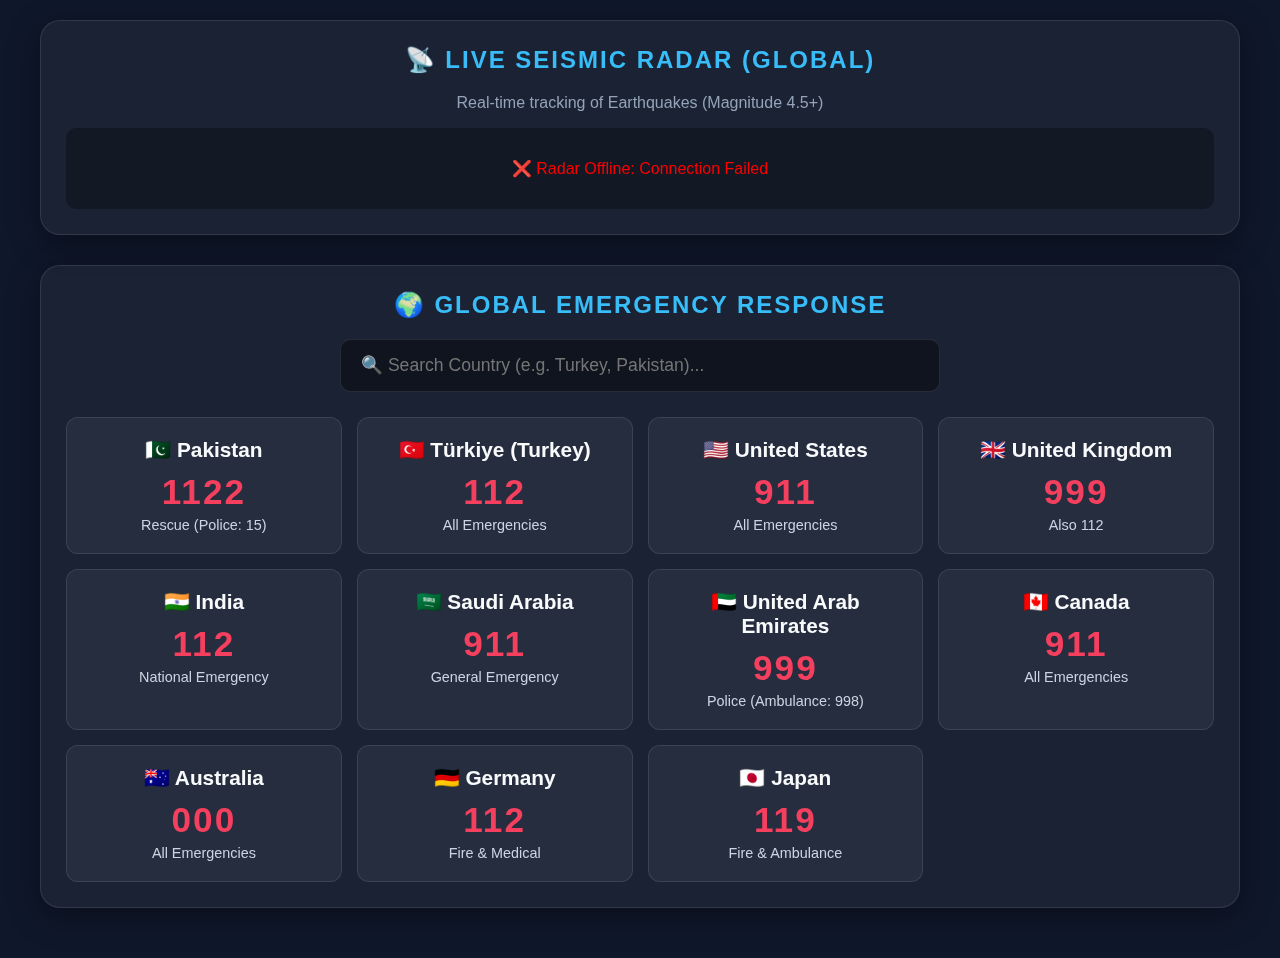
<file: index.html>
<!DOCTYPE html>
<html lang="en">
<head>
    <meta charset="UTF-8">
    <meta name="viewport" content="width=device-width, initial-scale=1.0">
    <title>TremorTrack | OSINT Radar & Emergency</title>
    <style>
        /* 📱 VIP MOBILE RESPONSIVE CSS */
        :root {
            --bg-color: #0f172a;
            --glass-bg: rgba(255, 255, 255, 0.05);
            --glass-border: rgba(255, 255, 255, 0.1);
            --primary-color: #38bdf8;
            --alert-color: #f43f5e;
            --text-color: #f8fafc;
            --radar-green: #22c55e;
        }

        body {
            font-family: 'Segoe UI', Tahoma, Geneva, Verdana, sans-serif;
            background: var(--bg-color);
            color: var(--text-color);
            margin: 0;
            padding: 20px;
            display: flex;
            flex-direction: column;
            align-items: center;
        }

        .container {
            width: 100%;
            max-width: 1200px;
        }

        /* Glassmorphism Cards */
        .glass-card {
            background: var(--glass-bg);
            backdrop-filter: blur(15px);
            -webkit-backdrop-filter: blur(15px);
            border: 1px solid var(--glass-border);
            border-radius: 20px;
            padding: 25px;
            margin-bottom: 30px;
            box-shadow: 0 8px 32px 0 rgba(0, 0, 0, 0.37);
        }

        h1, h2 { 
            color: var(--primary-color); 
            text-align: center;
            text-transform: uppercase;
            letter-spacing: 2px;
            margin-top: 0;
        }

        /* 📡 RADAR SECTION */
        .radar-box {
            max-height: 400px;
            overflow-y: auto;
            border-radius: 10px;
            background: rgba(0,0,0,0.3);
            padding: 15px;
        }
        
        .quake-item {
            background: rgba(244, 63, 94, 0.1);
            border-left: 5px solid var(--alert-color);
            padding: 15px;
            margin-bottom: 10px;
            border-radius: 5px;
            display: flex;
            justify-content: space-between;
            align-items: center;
        }

        .quake-mag {
            font-size: 1.8rem;
            font-weight: bold;
            color: var(--alert-color);
        }

        /* 🚑 EMERGENCY SECTION */
        .search-container {
            max-width: 600px;
            margin: 0 auto 25px auto;
        }

        input[type="text"] {
            width: 100%;
            padding: 15px 20px;
            border-radius: 10px;
            border: 1px solid var(--glass-border);
            background: rgba(0, 0, 0, 0.4);
            color: white;
            font-size: 1.1rem;
            box-sizing: border-box;
            outline: none;
        }

        input[type="text"]:focus {
            border-color: var(--primary-color);
        }

        .emergency-grid {
            display: grid;
            grid-template-columns: repeat(auto-fill, minmax(260px, 1fr));
            gap: 15px;
        }

        .country-card {
            background: var(--glass-bg);
            border: 1px solid var(--glass-border);
            padding: 20px;
            border-radius: 12px;
            text-align: center;
        }

        .country-card h3 { margin: 0 0 10px 0; font-size: 1.3rem; }
        .country-card h2 { color: var(--alert-color); font-size: 2.2rem; margin: 0; }
        .country-card p { margin: 5px 0 0 0; font-size: 0.9rem; color: #cbd5e1; }

        @media (max-width: 600px) {
            .quake-item { flex-direction: column; text-align: center; }
            .quake-mag { margin-bottom: 10px; }
        }
    </style>
</head>
<body>

<div class="container">
    <div class="glass-card">
        <h2>📡 Live Seismic Radar (Global)</h2>
        <p style="text-align: center; color: #94a3b8;">Real-time tracking of Earthquakes (Magnitude 4.5+)</p>
        <div class="radar-box" id="radar-feed">
            <p style="text-align:center; color: var(--radar-green);">Scanning tectonic plates... Please wait ⏳</p>
        </div>
    </div>

    <div class="glass-card">
        <h2>🌍 Global Emergency Response</h2>
        <div class="search-container">
            <input type="text" id="countrySearch" placeholder="🔍 Search Country (e.g. Turkey, Pakistan)..." onkeyup="searchEmergency()">
        </div>
        <div id="emergencyList" class="emergency-grid">
            </div>
    </div>
</div>

<script>
    // ==========================================
    // 🧠 ENGINE 1: LIVE EARTHQUAKE RADAR (USGS API)
    // ==========================================
    async function fetchEarthquakes() {
        const feed = document.getElementById('radar-feed');
        try {
            // Fetching live data from US Geological Survey (Past 24 hours, 4.5+ Mag)
            const response = await fetch('https://earthquake.usgs.gov/earthquakes/feed/v1.0/summary/4.5_day.geojson');
            const data = await response.json();
            
            feed.innerHTML = ''; // Clear loading text
            
            data.features.forEach(quake => {
                const mag = quake.properties.mag.toFixed(1);
                const place = quake.properties.place;
                const time = new Date(quake.properties.time).toLocaleTimeString();
                
                feed.innerHTML += `
                    <div class="quake-item">
                        <div class="quake-mag">🚨 ${mag}</div>
                        <div class="quake-details">
                            <strong>${place}</strong><br>
                            <span style="color: #94a3b8; font-size: 0.9rem;">Detected at: ${time}</span>
                        </div>
                    </div>
                `;
            });
        } catch (error) {
            feed.innerHTML = `<p style="color:red; text-align:center;">❌ Radar Offline: Connection Failed</p>`;
        }
    }

    // ==========================================
    // 🧠 ENGINE 2: EMERGENCY DIRECTORY (194 Countries)
    // ==========================================
    const emergencyData = [
        { name: "Pakistan", flag: "🇵🇰", number: "1122", detail: "Rescue (Police: 15)" },
        { name: "Türkiye (Turkey)", flag: "🇹🇷", number: "112", detail: "All Emergencies" },
        { name: "United States", flag: "🇺🇸", number: "911", detail: "All Emergencies" },
        { name: "United Kingdom", flag: "🇬🇧", number: "999", detail: "Also 112" },
        { name: "India", flag: "🇮🇳", number: "112", detail: "National Emergency" },
        { name: "Saudi Arabia", flag: "🇸🇦", number: "911", detail: "General Emergency" },
        { name: "United Arab Emirates", flag: "🇦🇪", number: "999", detail: "Police (Ambulance: 998)" },
        { name: "Canada", flag: "🇨🇦", number: "911", detail: "All Emergencies" },
        { name: "Australia", flag: "🇦🇺", number: "000", detail: "All Emergencies" },
        { name: "Germany", flag: "🇩🇪", number: "112", detail: "Fire & Medical" },
        { name: "Japan", flag: "🇯🇵", number: "119", detail: "Fire & Ambulance" }
        // More countries can be added here
    ];

    function displayNumbers(data) {
        const list = document.getElementById('emergencyList');
        if(data.length === 0) {
            list.innerHTML = `<p style="text-align:center; width:100%;">❌ No country found!</p>`;
            return;
        }
        list.innerHTML = data.map(item => `
            <div class="country-card">
                <h3>${item.flag} ${item.name}</h3>
                <h2>${item.number}</h2>
                <p>${item.detail}</p>
            </div>
        `).join('');
    }

    function searchEmergency() {
        const input = document.getElementById('countrySearch').value.toLowerCase();
        const filtered = emergencyData.filter(item => 
            item.name.toLowerCase().includes(input)
        );
        displayNumbers(filtered);
    }

    // Start Both Engines!
    fetchEarthquakes(); // Start Radar
    displayNumbers(emergencyData); // Start Directory

    // Auto-refresh radar every 60 seconds
    setInterval(fetchEarthquakes, 60000); 
</script>

</body>
</html>
</file>
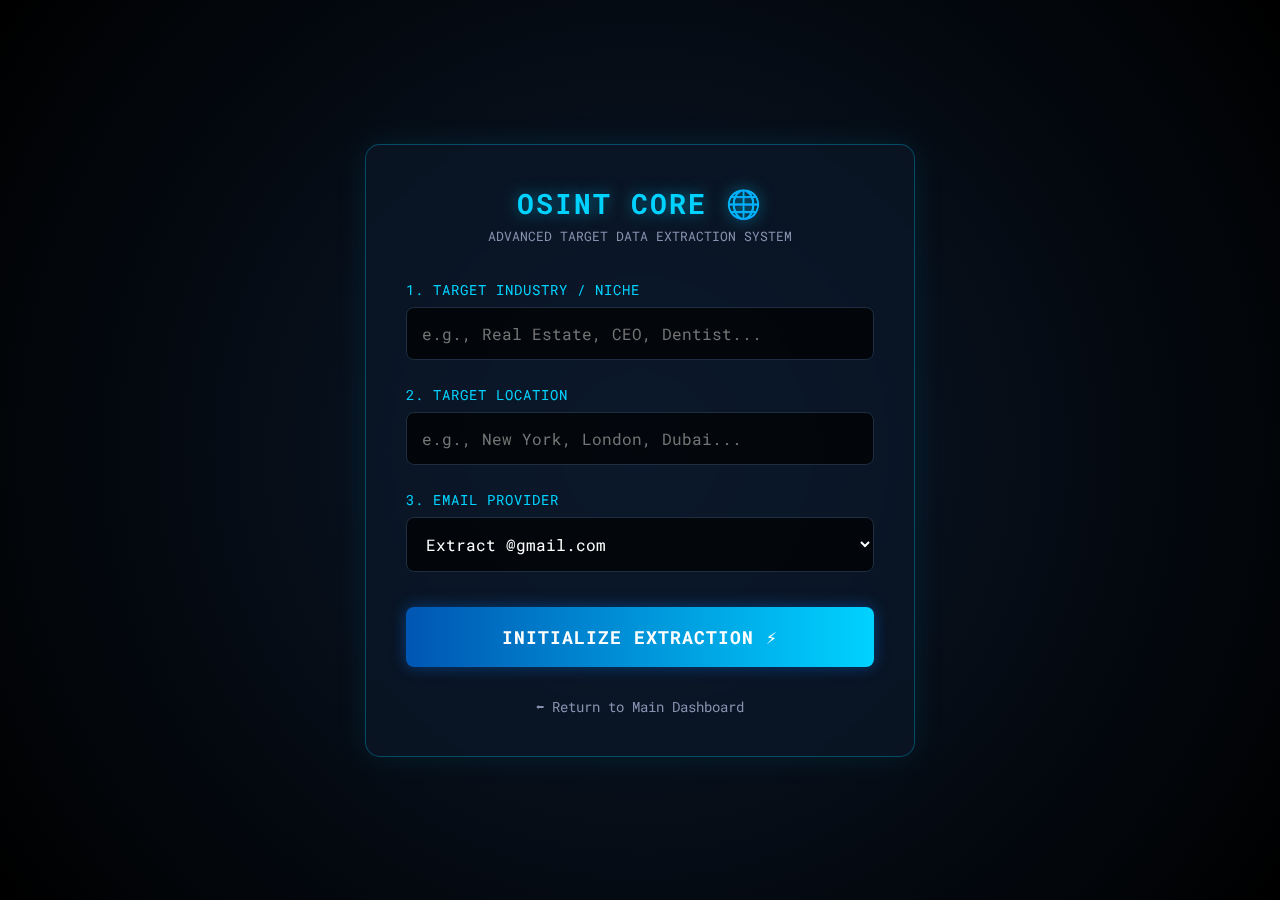
<file: email.html>
<!DOCTYPE html>
<html lang="en">
<head>
    <meta charset="UTF-8">
    <meta name="viewport" content="width=device-width, initial-scale=1.0">
    <title>OSINT Target Finder | Hacking Solutions</title>
    <link href="https://fonts.googleapis.com/css2?family=Roboto+Mono:wght@400;700&display=swap" rel="stylesheet">
    <style>
        body { 
            background: radial-gradient(circle at center, #0b192c 0%, #000000 100%); 
            color: #e0f7fa; 
            font-family: 'Roboto Mono', monospace; 
            margin: 0; 
            min-height: 100vh; 
            display: flex; 
            align-items: center; 
            justify-content: center; 
        }
        .glass-panel { 
            background: rgba(11, 25, 44, 0.6); 
            backdrop-filter: blur(10px); 
            border: 1px solid rgba(0, 210, 255, 0.3); 
            padding: 40px; 
            border-radius: 15px; 
            box-shadow: 0 0 30px rgba(0, 210, 255, 0.1); 
            width: 100%; 
            max-width: 550px; 
            box-sizing: border-box;
        }
        h1 { 
            text-align: center; 
            color: #00d2ff; 
            text-transform: uppercase; 
            letter-spacing: 2px; 
            margin-top: 0;
            margin-bottom: 5px; 
            font-size: 28px;
            text-shadow: 0 0 15px rgba(0, 210, 255, 0.5);
        }
        .subtitle { 
            text-align: center; 
            color: #8892b0; 
            font-size: 13px; 
            margin-bottom: 35px; 
        }
        .input-group { 
            margin-bottom: 25px; 
        }
        label { 
            display: block; 
            color: #00d2ff; 
            margin-bottom: 8px; 
            font-size: 14px; 
            text-transform: uppercase; 
            letter-spacing: 1px;
        }
        input, select { 
            width: 100%; 
            padding: 15px; 
            background: rgba(0, 0, 0, 0.7); 
            border: 1px solid #1e2d40; 
            color: #fff; 
            border-radius: 8px; 
            font-family: inherit; 
            font-size: 16px; 
            outline: none; 
            transition: 0.3s; 
            box-sizing: border-box; 
        }
        input:focus, select:focus { 
            border-color: #00d2ff; 
            box-shadow: 0 0 15px rgba(0, 210, 255, 0.3); 
        }
        .btn-cyber { 
            width: 100%; 
            background: linear-gradient(90deg, #0056b3, #00d2ff); 
            color: #fff; 
            border: none; 
            padding: 18px; 
            font-size: 18px; 
            font-weight: bold; 
            font-family: inherit; 
            border-radius: 8px; 
            cursor: pointer; 
            text-transform: uppercase; 
            letter-spacing: 1px; 
            transition: 0.3s; 
            margin-top: 10px; 
            box-shadow: 0 0 15px rgba(0, 123, 255, 0.4);
        }
        .btn-cyber:hover { 
            box-shadow: 0 0 25px rgba(0, 210, 255, 0.7); 
            transform: translateY(-2px); 
        }
        .terminal-box { 
            margin-top: 30px; 
            background: #02060d; 
            padding: 20px; 
            border-radius: 8px; 
            border-left: 4px solid #00d2ff; 
            display: none; 
            box-shadow: inset 0 0 10px rgba(0,0,0,0.8);
        }
        .terminal-header { 
            color: #8892b0; 
            font-size: 12px; 
            margin-bottom: 15px; 
            border-bottom: 1px solid #1e2d40; 
            padding-bottom: 8px; 
            text-transform: uppercase;
        }
        .dork-link { 
            color: #00ff00; 
            text-decoration: none; 
            font-weight: bold; 
            font-size: 18px; 
            word-break: break-all; 
            display: block; 
            margin: 10px 0; 
        }
        .dork-link:hover { 
            text-decoration: underline; 
            text-shadow: 0 0 8px rgba(0, 255, 0, 0.6); 
        }
        .nav-back { 
            display: block; 
            text-align: center; 
            margin-top: 30px; 
            color: #8892b0; 
            text-decoration: none; 
            font-size: 14px; 
            transition: 0.3s; 
        }
        .nav-back:hover { 
            color: #00d2ff; 
            letter-spacing: 1px;
        }
    </style>
</head>
<body>

    <div class="glass-panel">
        <h1>OSINT Core 🌐</h1>
        <div class="subtitle">ADVANCED TARGET DATA EXTRACTION SYSTEM</div>
        
        <div class="input-group">
            <label>1. Target Industry / Niche</label>
            <input type="text" id="niche" placeholder="e.g., Real Estate, CEO, Dentist...">
        </div>
        
        <div class="input-group">
            <label>2. Target Location</label>
            <input type="text" id="location" placeholder="e.g., New York, London, Dubai...">
        </div>
        
        <div class="input-group">
            <label>3. Email Provider</label>
            <select id="emailType">
                <option value='"@gmail.com"'>Extract @gmail.com</option>
                <option value='"@yahoo.com"'>Extract @yahoo.com</option>
                <option value='"@hotmail.com"'>Extract @hotmail.com</option>
                <option value='"@outlook.com"'>Extract @outlook.com</option>
            </select>
        </div>
        
        <button class="btn-cyber" onclick="generateDork()">INITIALIZE EXTRACTION ⚡</button>
        
        <div class="terminal-box" id="result">
            <div class="terminal-header">root@osint-server:~# LINK GENERATED</div>
            <p style="color: #a0aec0; font-size: 13px; margin: 0 0 10px 0;">Click the encrypted payload below to bypass filters and extract public data:</p>
            <a href="#" id="dorkHref" target="_blank" class="dork-link"></a>
            <p style="color: #00d2ff; font-size: 12px; margin-top: 15px;">[ STATUS: AWAITING EXECUTION ]</p>
        </div>

        <a href="index.html" class="nav-back">⬅ Return to Main Dashboard</a>
    </div>

    <script>
        function generateDork() {
            let niche = document.getElementById('niche').value.trim();
            let loc = document.getElementById('location').value.trim();
            let email = document.getElementById('emailType').value;
            let resultBox = document.getElementById('result');
            let dorkHref = document.getElementById('dorkHref');
            
            if(niche === "" || loc === "") {
                resultBox.style.display = "block";
                resultBox.style.borderLeftColor = "#ff003c";
                resultBox.innerHTML = "<span style='color: #ff003c; font-weight: bold;'>[!] ERROR: Target Niche and Location parameters cannot be empty.</span>";
                return;
            }

            // Generate Payload
            let dork = `"${niche}" "${loc}" ${email}`;
            let googleLink = `https://www.google.com/search?q=${encodeURIComponent(dork)}`;
            
            // Display Result
            resultBox.style.display = "block";
            resultBox.style.borderLeftColor = "#00d2ff";
            
            // Reset Inner HTML in case of previous error
            resultBox.innerHTML = `
                <div class="terminal-header">root@osint-server:~# LINK GENERATED</div>
                <p style="color: #a0aec0; font-size: 13px; margin: 0 0 10px 0;">Click the encrypted payload below to bypass filters and extract public data:</p>
                <a href="${googleLink}" target="_blank" class="dork-link">${dork}</a>
                <p style="color: #00d2ff; font-size: 12px; margin-top: 15px;">[ STATUS: AWAITING EXECUTION ]</p>
            `;
        }
    </script>

</body>
</html>
</file>
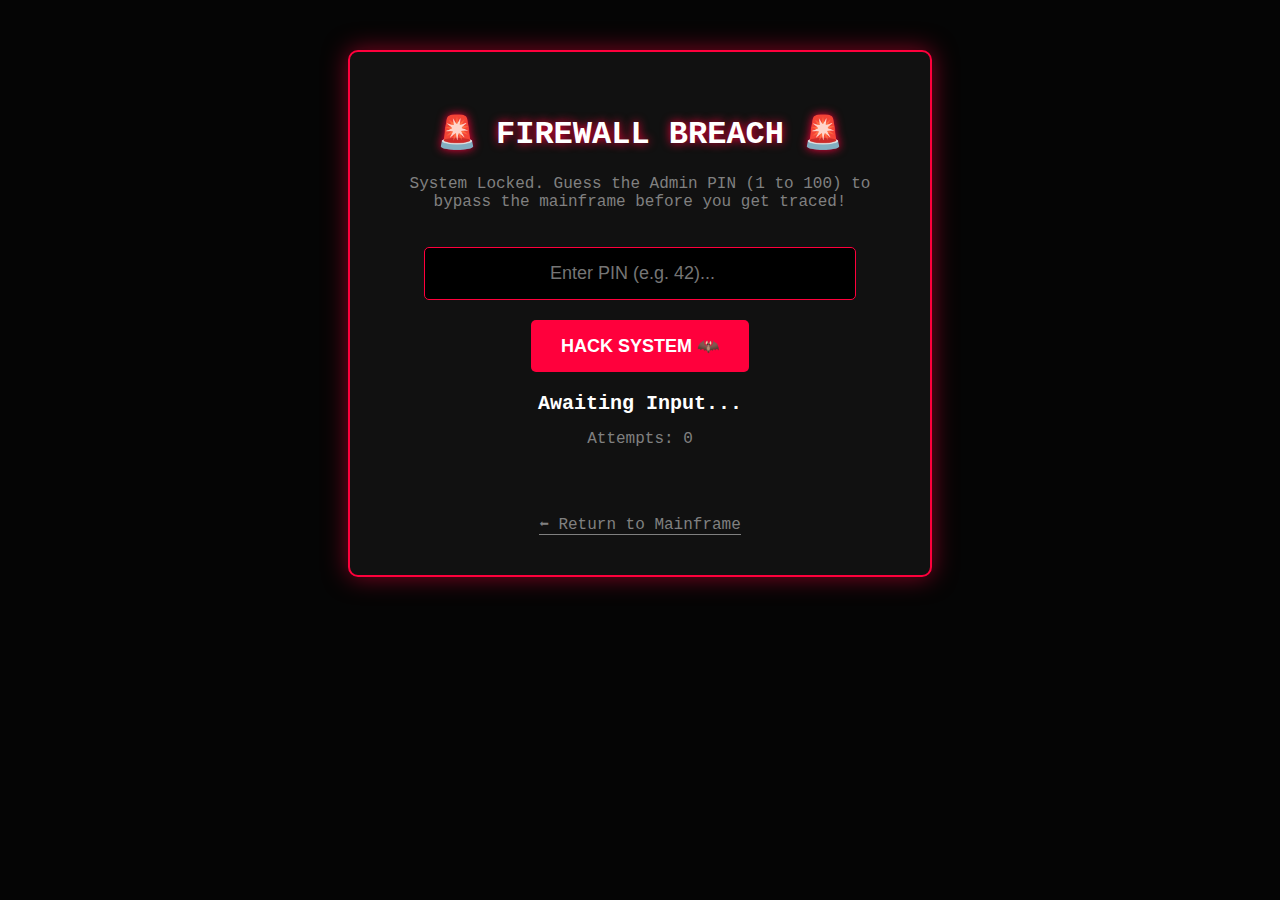
<file: game.html>
<!DOCTYPE html>
<html lang="en">
<head>
    <meta charset="UTF-8">
    <meta name="viewport" content="width=device-width, initial-scale=1.0">
    <title>Cyber Breach | Mini-Game</title>
    <style>
        body { 
            background-color: #050505; 
            color: #ff003c; 
            font-family: 'Courier New', Courier, monospace; 
            text-align: center; 
            padding: 50px; 
            margin: 0;
        }
        .game-container { 
            background-color: #111; 
            padding: 40px; 
            border-radius: 10px; 
            border: 2px solid #ff003c; 
            max-width: 500px; 
            margin: auto; 
            box-shadow: 0 0 25px rgba(255, 0, 60, 0.5); 
        }
        h1 { color: #fff; text-shadow: 0 0 10px #ff003c; }
        input { 
            width: 80%; 
            padding: 15px; 
            margin: 20px 0; 
            background: #000; 
            border: 1px solid #ff003c; 
            color: #fff; 
            border-radius: 5px; 
            font-size: 18px;
            text-align: center;
        }
        button { 
            background-color: #ff003c; 
            color: #fff; 
            padding: 15px 30px; 
            border: none; 
            font-weight: bold; 
            font-size: 18px;
            cursor: pointer; 
            border-radius: 5px; 
            transition: 0.3s;
        }
        button:hover { 
            background-color: #fff; 
            color: #ff003c; 
            box-shadow: 0 0 15px #ff003c;
        }
        #message { font-size: 20px; font-weight: bold; margin-top: 20px; color: #fff; }
        .attempts { color: gray; margin-top: 15px; }
        .back-btn { margin-top: 30px; display: inline-block; color: gray; text-decoration: none; border-bottom: 1px solid gray; }
        .back-btn:hover { color: #fff; border-bottom: 1px solid #fff; }
    </style>
</head>
<body>

    <div class="game-container">
        <h1>🚨 FIREWALL BREACH 🚨</h1>
        <p style="color: gray;">System Locked. Guess the Admin PIN (1 to 100) to bypass the mainframe before you get traced!</p>
        
        <input type="number" id="guessInput" placeholder="Enter PIN (e.g. 42)..." onkeydown="if(event.key === 'Enter') checkGuess()">
        <br>
        <button onclick="checkGuess()">HACK SYSTEM 🦇</button>
        
        <div id="message">Awaiting Input...</div>
        <div class="attempts" id="attempts">Attempts: 0</div>

        <br><br>
        <a href="index.html" class="back-btn">⬅ Return to Mainframe</a>
    </div>

    <script>
        // The Game Brain (JavaScript)
        let secretPIN = Math.floor(Math.random() * 100) + 1;
        let attempts = 0;

        function checkGuess() {
            let userGuess = document.getElementById('guessInput').value;
            let msg = document.getElementById('message');
            let attemptText = document.getElementById('attempts');

            if (userGuess == '') {
                msg.innerHTML = "⚠️ Enter a PIN first!";
                msg.style.color = "yellow";
                return;
            }

            attempts++;
            attemptText.innerHTML = "Attempts: " + attempts;

            if (userGuess == secretPIN) {
                msg.innerHTML = "✔️ ACCESS GRANTED! You breached the server in " + attempts + " tries!";
                msg.style.color = "#00ff00";
                document.body.style.backgroundColor = "#002200"; // Screen turns green
            } else if (userGuess > secretPIN) {
                msg.innerHTML = "❌ PIN is TOO HIGH! They are tracing you!";
                msg.style.color = "#ff003c";
            } else if (userGuess < secretPIN) {
                msg.innerHTML = "❌ PIN is TOO LOW! Try again quickly!";
                msg.style.color = "#ff003c";
            }
            
            document.getElementById('guessInput').value = '';
            document.getElementById('guessInput').focus();
        }
    </script>

</body>
</html>
</file>
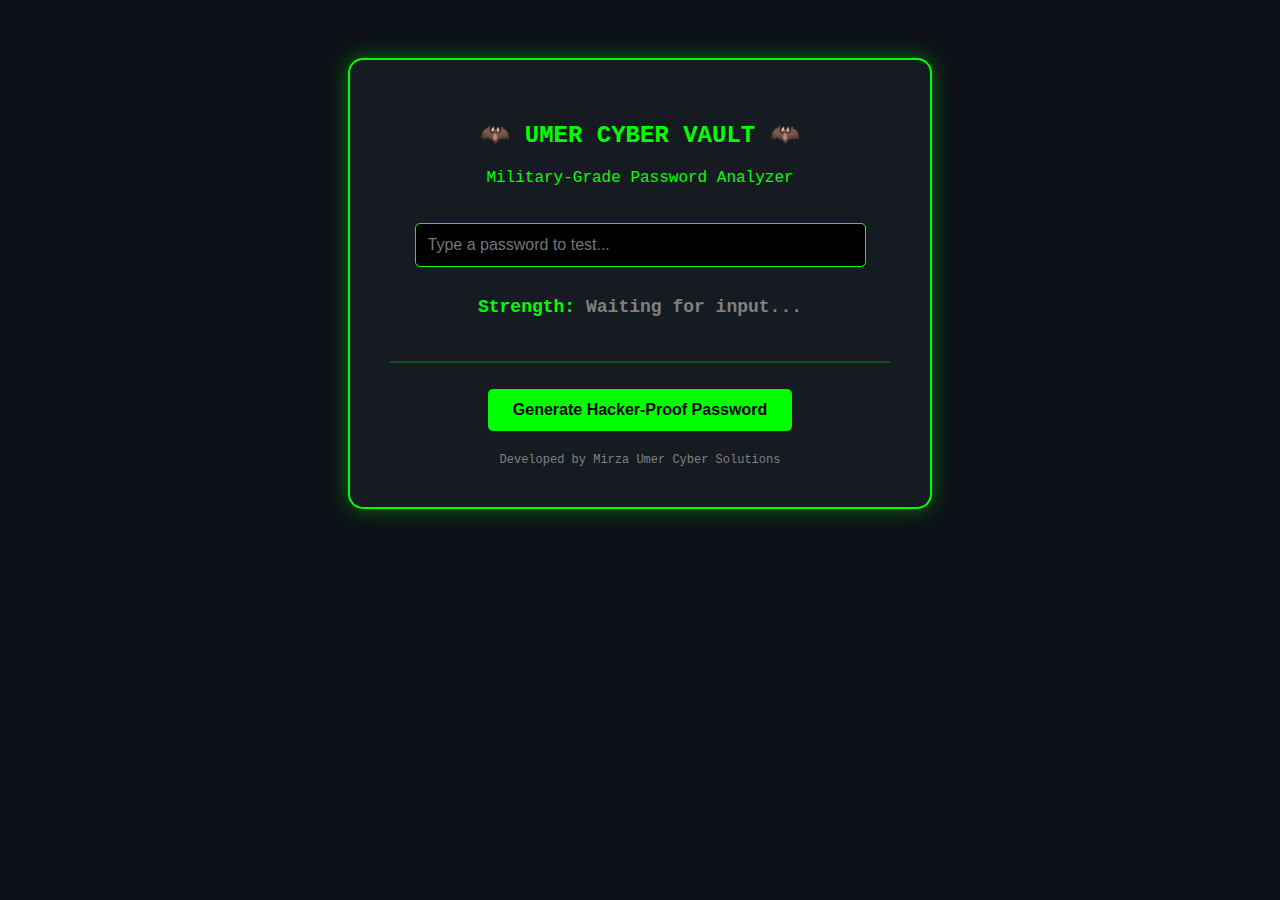
<file: webapp.html>
<!DOCTYPE html>
<html lang="en">
<head>
    <meta charset="UTF-8">
    <meta name="viewport" content="width=device-width, initial-scale=1.0">
    <title>Mirza Cyber - Password Vault</title>
    <style>
        /* The Hacker Theme CSS */
        body { 
            background-color: #0d1117; 
            color: #00ff00; 
            font-family: 'Courier New', monospace; 
            text-align: center; 
            padding: 50px; 
        }
        .container { 
            background-color: #161b22; 
            padding: 40px; 
            border-radius: 15px; 
            border: 2px solid #00ff00; 
            max-width: 500px; 
            margin: auto; 
            box-shadow: 0 0 20px rgba(0, 255, 0, 0.4); 
        }
        input { 
            width: 85%; 
            padding: 12px; 
            margin: 20px 0; 
            background: #000; 
            border: 1px solid #00ff00; 
            color: #00ff00; 
            border-radius: 5px; 
            font-size: 16px;
        }
        button { 
            background-color: #00ff00; 
            color: #000; 
            padding: 12px 25px; 
            border: none; 
            font-weight: bold; 
            font-size: 16px;
            cursor: pointer; 
            border-radius: 5px; 
            transition: 0.3s;
        }
        button:hover { 
            background-color: #00cc00; 
            box-shadow: 0 0 15px #00ff00;
        }
        #strength { font-size: 18px; font-weight: bold; margin-top: 10px; }
        .footer { margin-top: 20px; font-size: 12px; color: gray; }
    </style>
</head>
<body>

    <div class="container">
        <h2>🦇 UMER CYBER VAULT 🦇</h2>
        <p>Military-Grade Password Analyzer</p>
        
        <input type="text" id="passInput" placeholder="Type a password to test..." onkeyup="checkStrength()">
        
        <div id="strength">Strength: <span style="color: gray;">Waiting for input...</span></div>
        
        <br><br><hr style="border-color: #00ff00; opacity: 0.3;"><br>
        
        <button onclick="generatePassword()">Generate Hacker-Proof Password</button>
        <p id="generatedPass" style="font-size: 1.4em; color: #fff; letter-spacing: 2px; margin-top: 20px;"></p>
        
        <div class="footer">Developed by Mirza Umer Cyber Solutions</div>
    </div>

    <script>
        // Password Strength Analyzer Logic
        function checkStrength() {
            let val = document.getElementById('passInput').value;
            let strengthText = document.getElementById('strength');
            
            if (val.length === 0) { 
                strengthText.innerHTML = "Strength: <span style='color: gray;'>Waiting for input...</span>"; 
                return; 
            }
            if (val.length <= 5) { 
                strengthText.innerHTML = "Strength: <span style='color: red;'>Weak ❌ (Easily Hackable)</span>"; 
            }
            else if (val.length > 5 && val.length <= 9) { 
                strengthText.innerHTML = "Strength: <span style='color: orange;'>Medium ⚠️ (Needs Special Chars)</span>"; 
            }
            else { 
                strengthText.innerHTML = "Strength: <span style='color: #00ff00;'>Strong ✔️ (Hacker Proof)</span>"; 
            }
        }

        // Auto Password Generator Logic
        function generatePassword() {
            let chars = "ABCDEFGHIJKLMNOPQRSTUVWXYZabcdefghijklmnopqrstuvwxyz0123456789!@#$%^&*()_+";
            let pass = "";
            for (let i = 0; i < 16; i++) {
                pass += chars.charAt(Math.floor(Math.random() * chars.length));
            }
            document.getElementById('generatedPass').innerText = pass;
        }
    </script>

</body>
</html>
</file>
